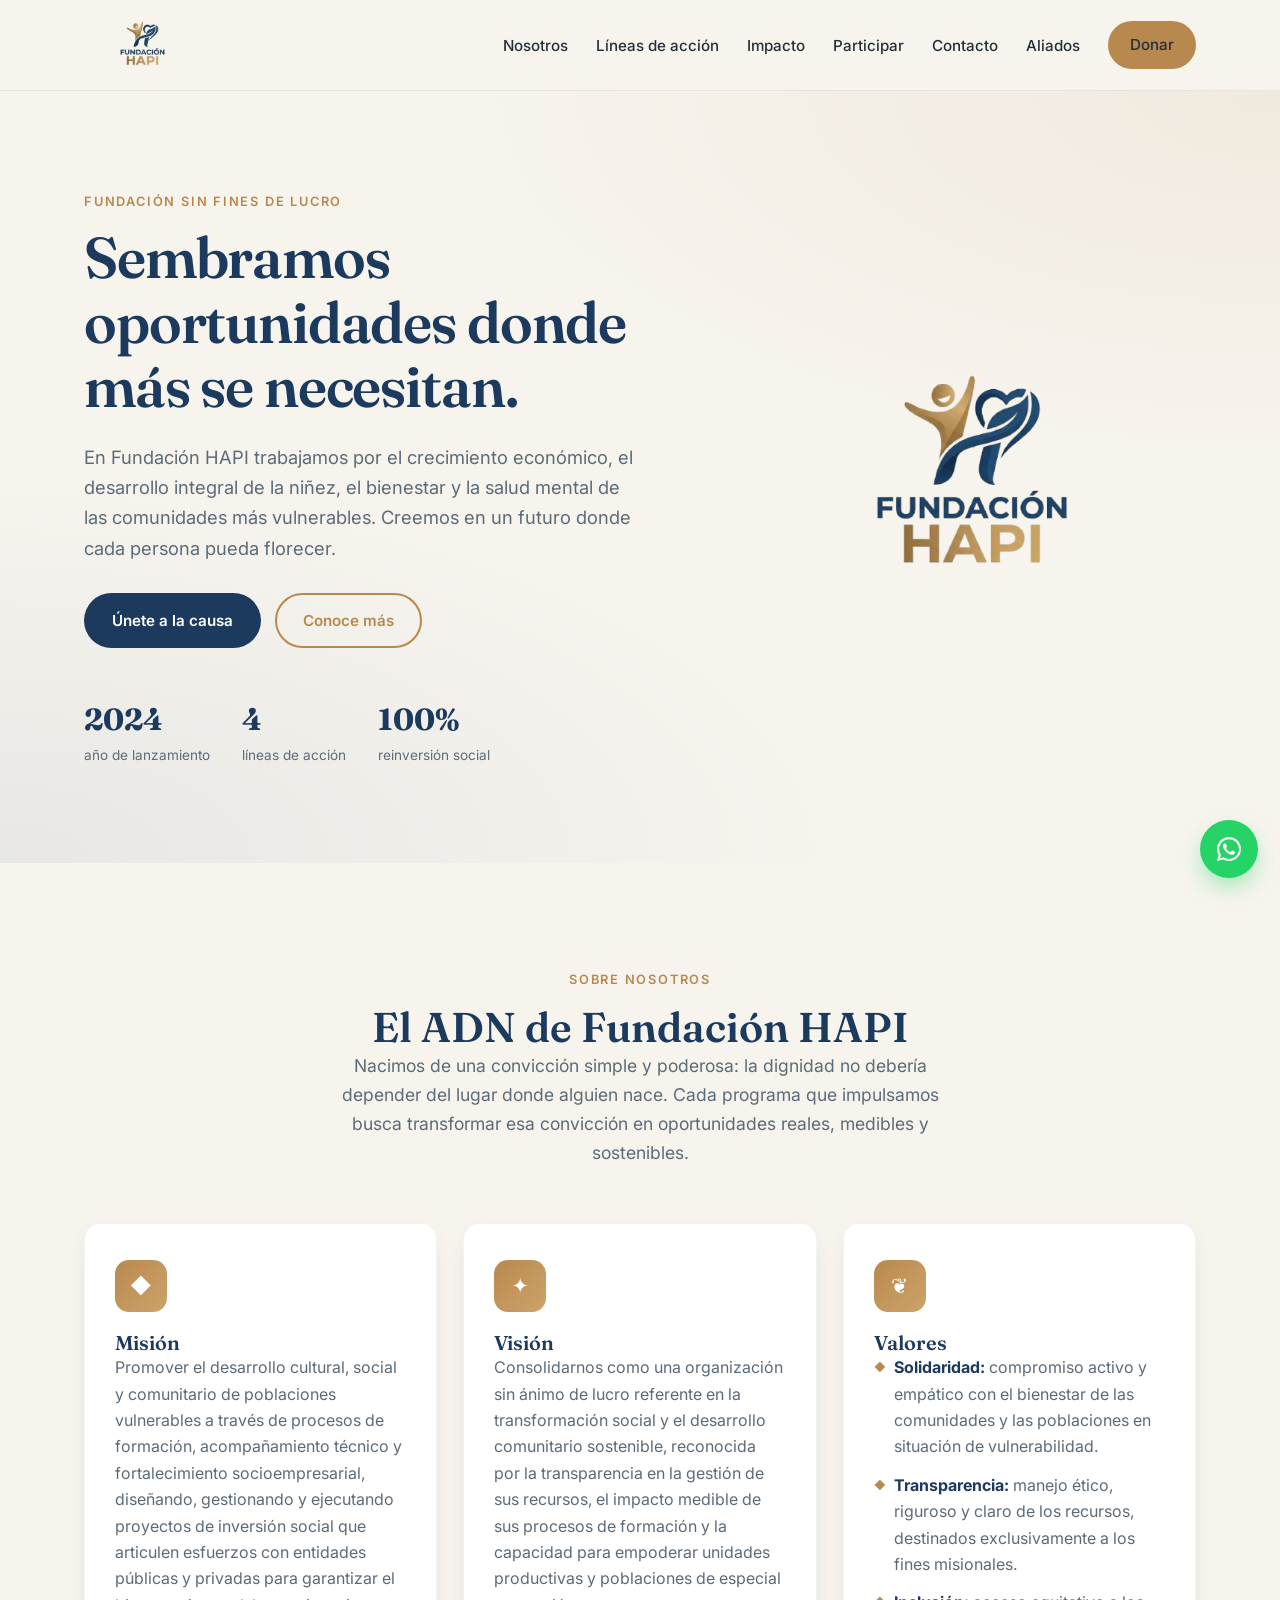
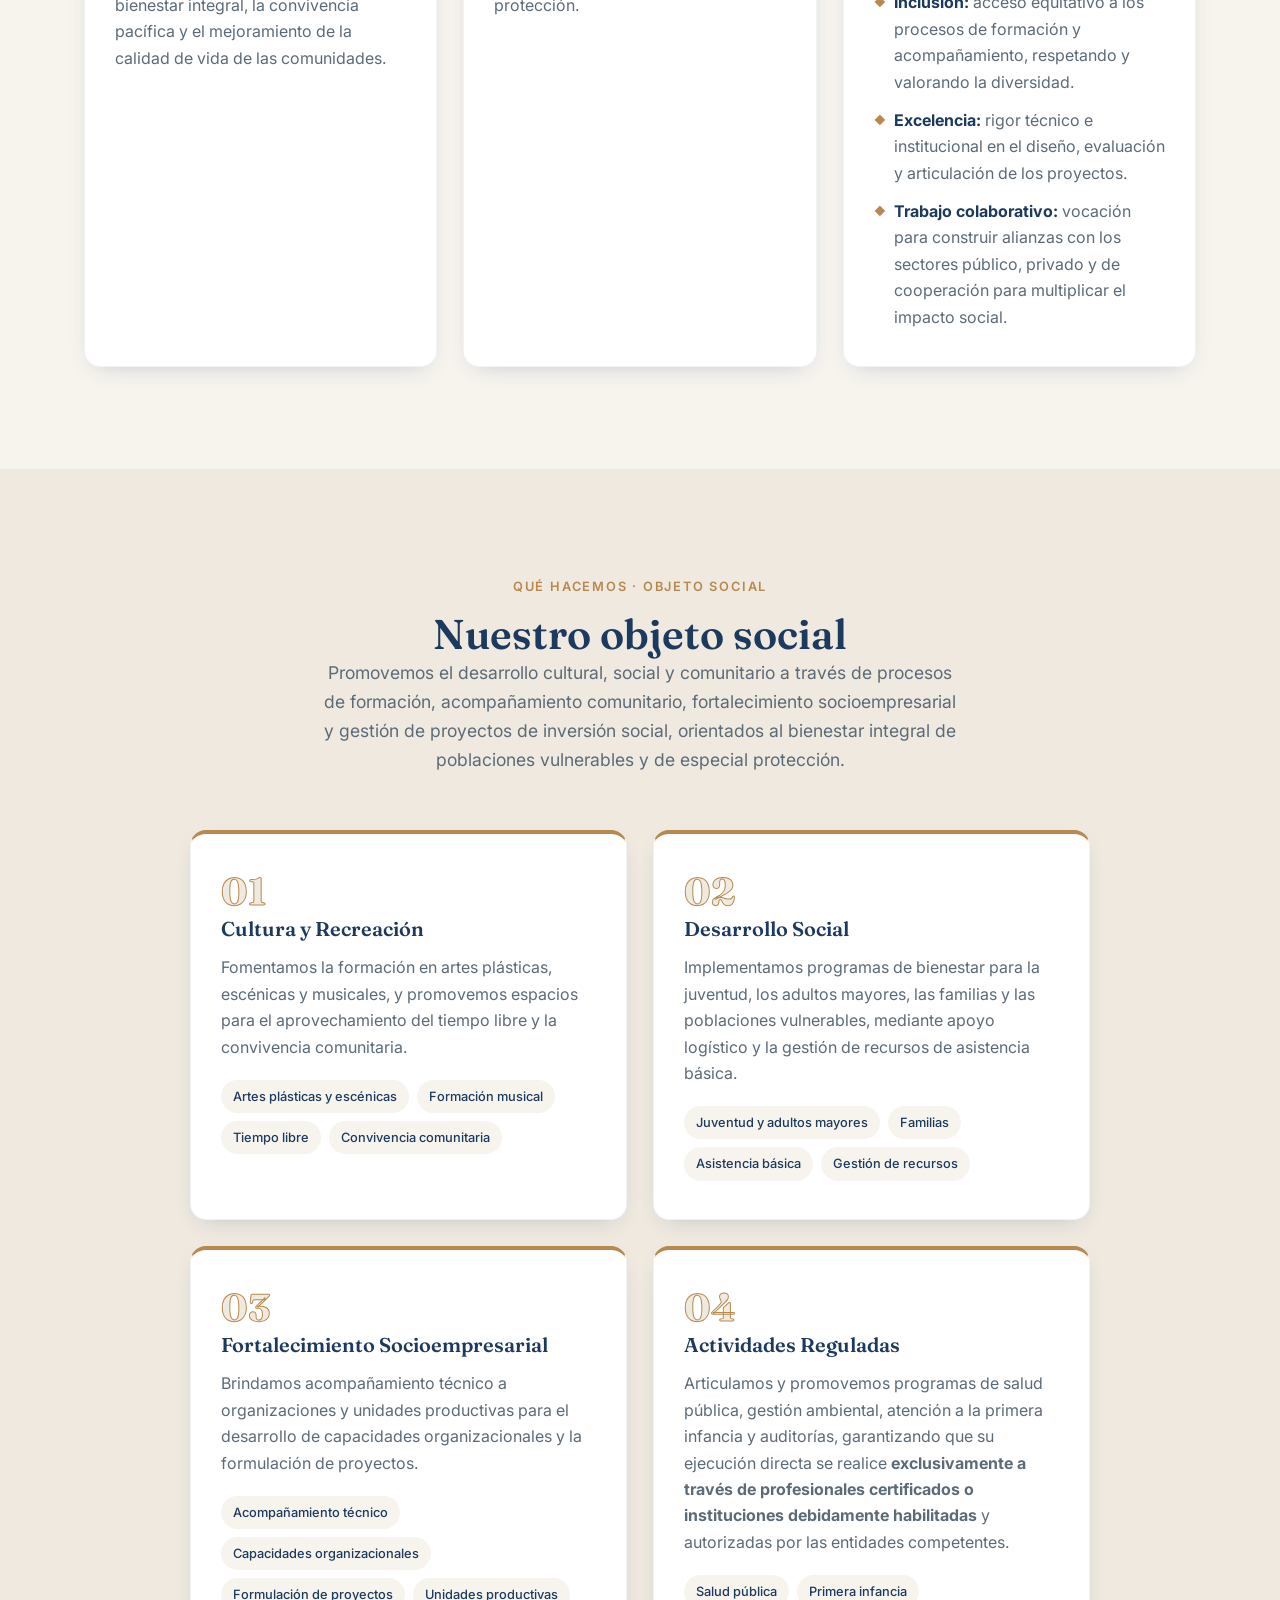
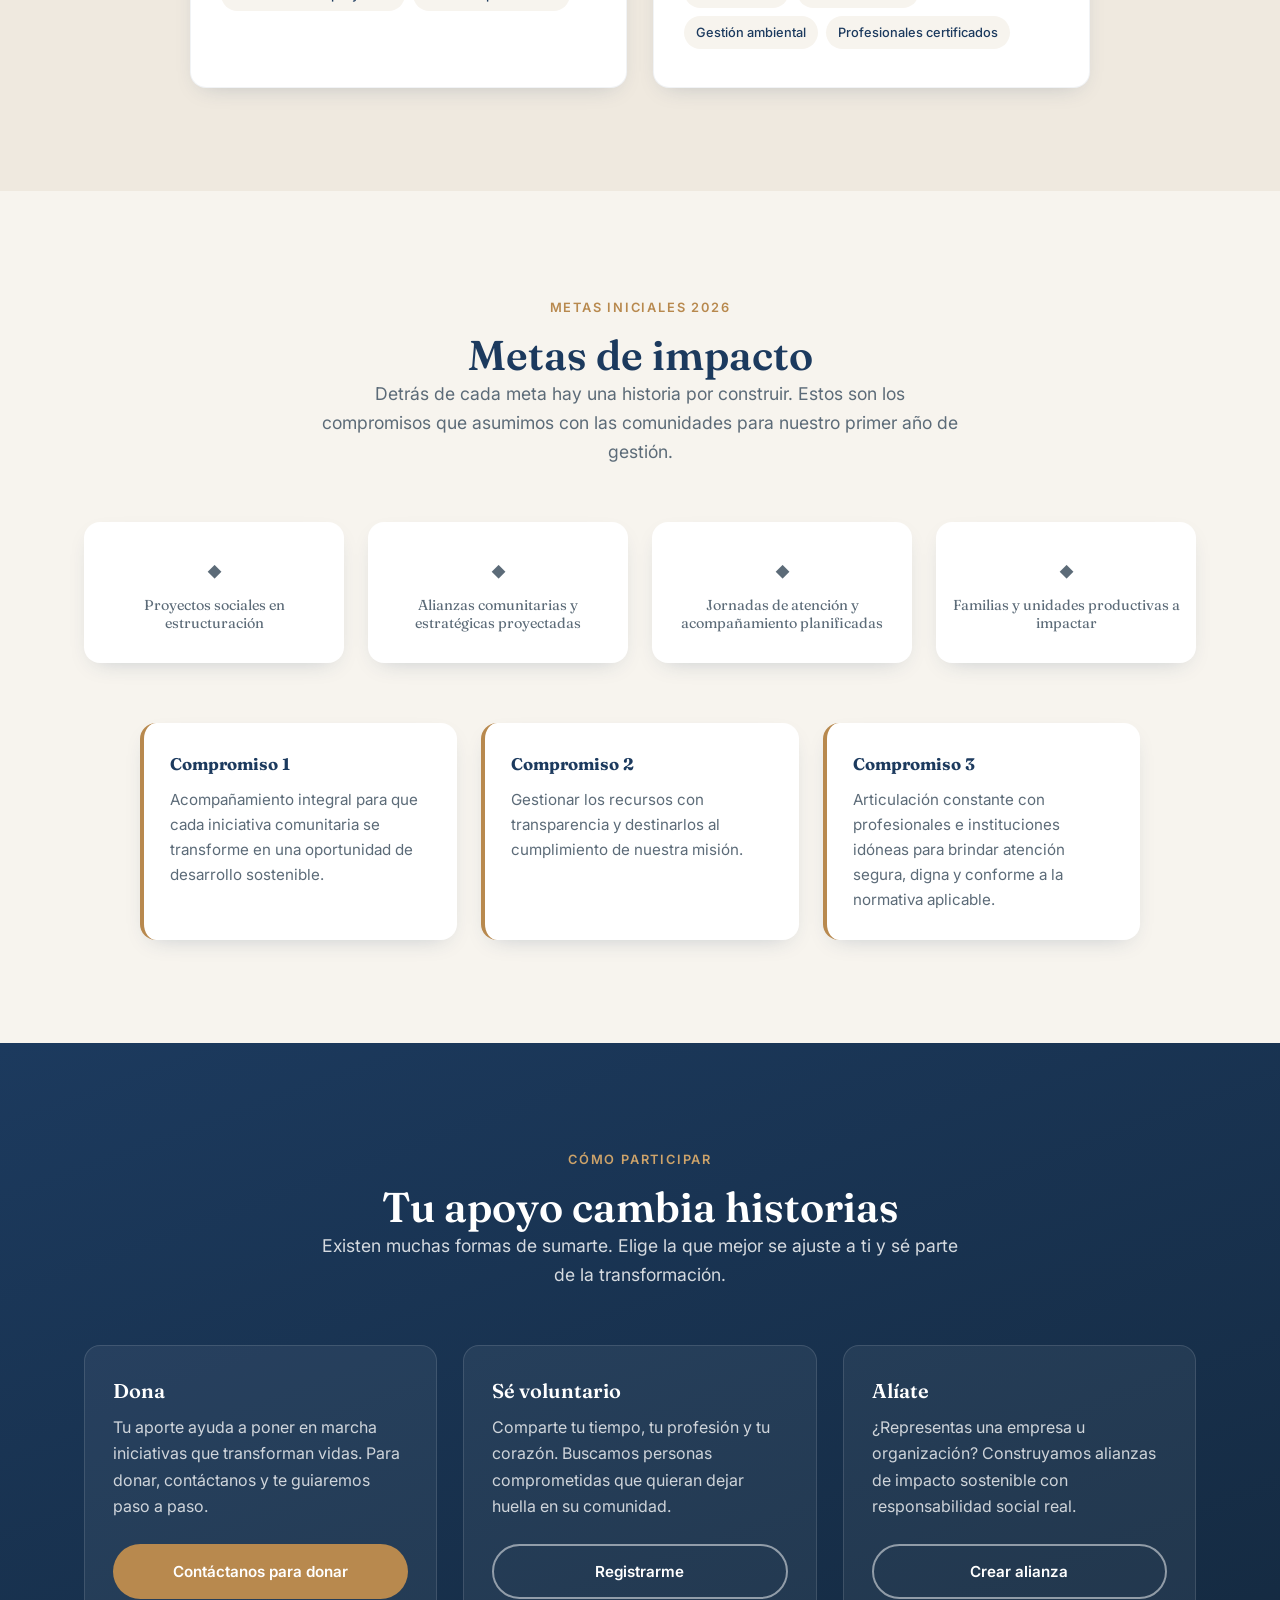
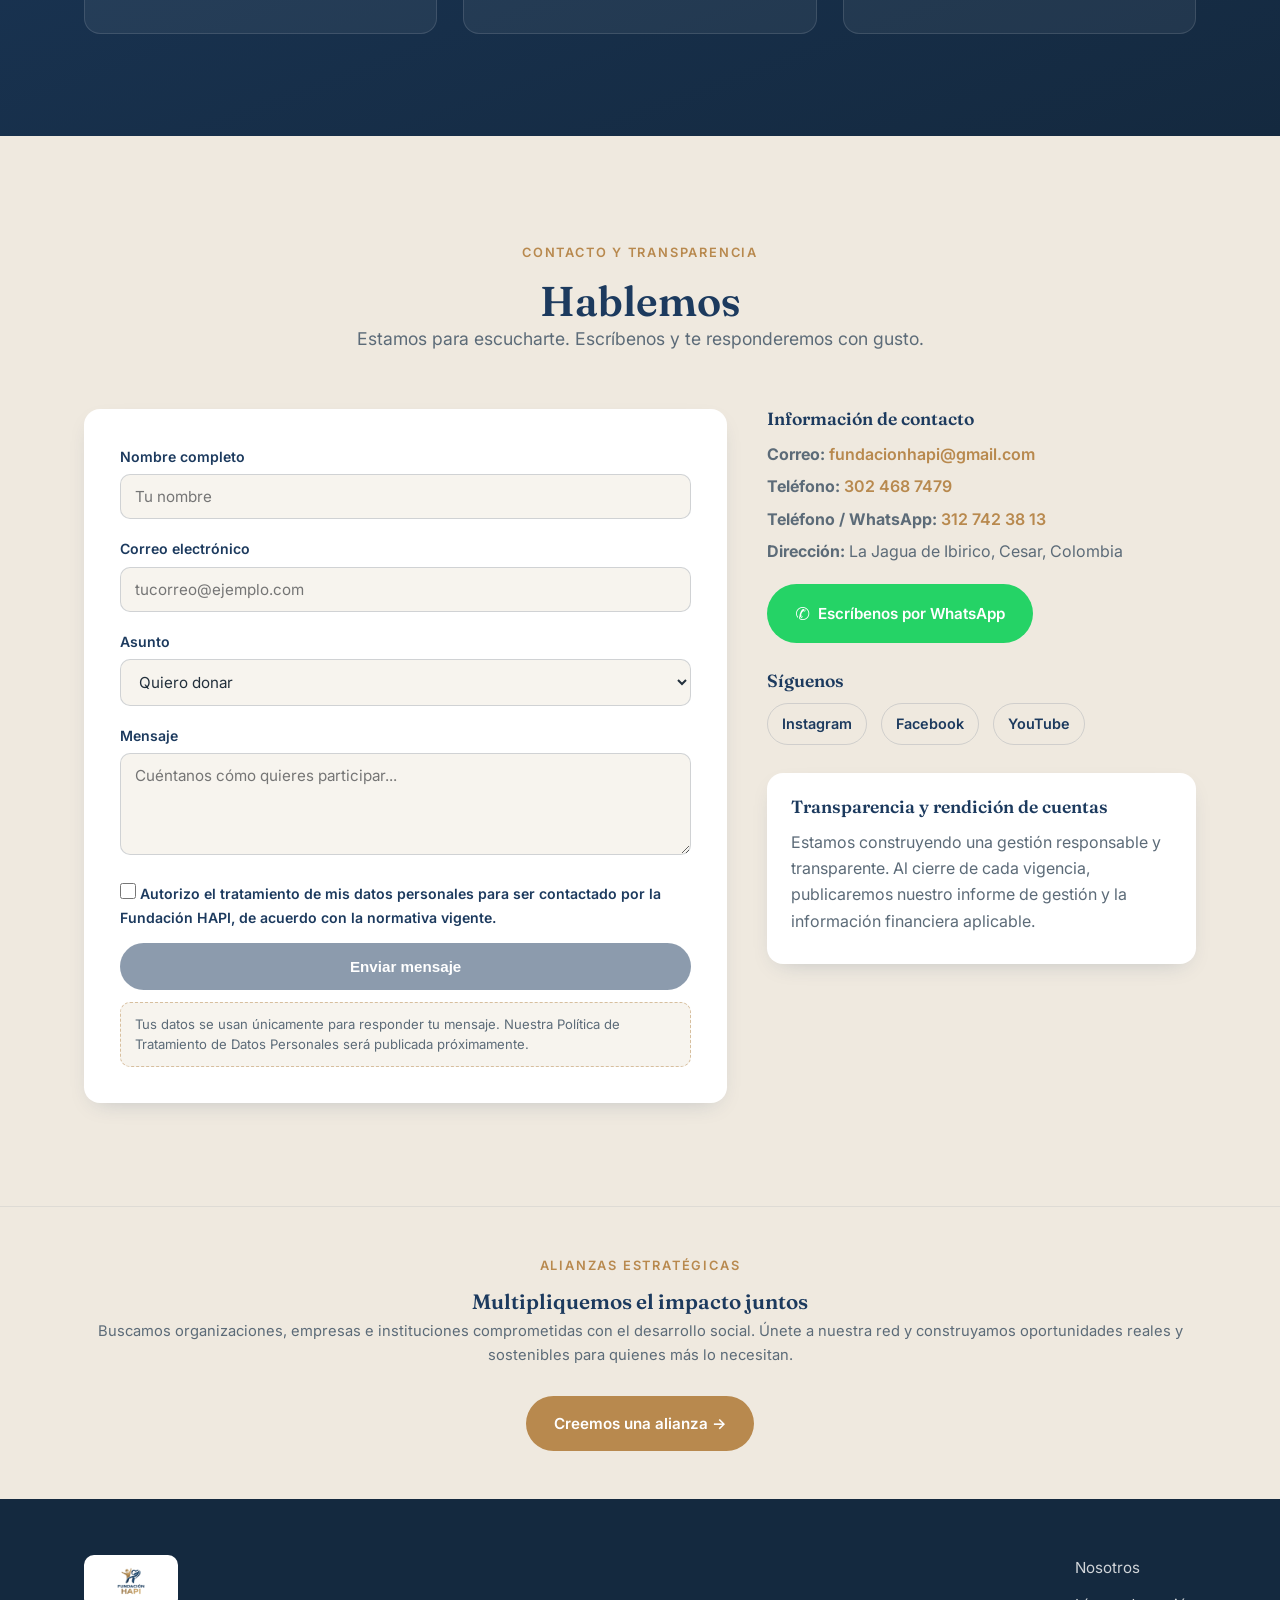
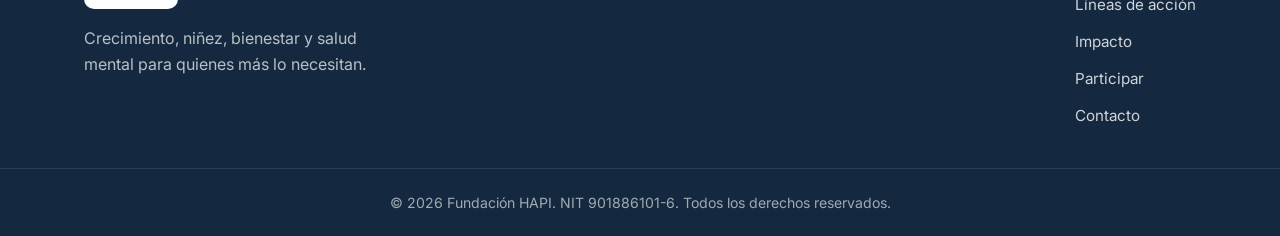
<file: index.html>
<!DOCTYPE html>
<html lang="es">
<head>
  <meta charset="UTF-8" />
  <meta name="viewport" content="width=device-width, initial-scale=1.0" />
  <title>Fundación HAPI — Crecimiento, niñez, integridad y salud mental</title>
  <meta name="description" content="Fundación HAPI impulsa el crecimiento económico, el desarrollo integral infantil, la integridad y la salud mental de las poblaciones más vulnerables." />
  <link rel="icon" type="image/png" href="assets/logo.png" />
  <link rel="preconnect" href="https://fonts.googleapis.com" />
  <link rel="preconnect" href="https://fonts.gstatic.com" crossorigin />
  <link href="https://fonts.googleapis.com/css2?family=Fraunces:opsz,wght@9..144,400;9..144,600;9..144,700&family=Inter:wght@400;500;600;700&display=swap" rel="stylesheet" />
  <link rel="stylesheet" href="styles.css" />
</head>
<body>

  <!-- ===== HEADER / NAV ===== -->
  <header class="site-header" id="top">
    <div class="container nav-wrap">
      <a href="#top" class="brand" id="brandTop" aria-label="Ir al inicio">
        <img src="assets/logo.png" alt="Fundación HAPI" class="brand-logo" />
      </a>
      <nav class="nav" aria-label="Navegación principal">
        <button class="nav-toggle" aria-label="Abrir menú" aria-expanded="false">
          <span></span><span></span><span></span>
        </button>
        <ul class="nav-list">
          <li><a href="#nosotros">Nosotros</a></li>
          <li><a href="#lineas">Líneas de acción</a></li>
          <li><a href="#impacto">Impacto</a></li>
          <li><a href="#participar">Participar</a></li>
          <li><a href="#contacto">Contacto</a></li>
          <li><a href="#aliados">Aliados</a></li>
          <li><a href="#participar" class="btn btn-gold btn-sm">Donar</a></li>
        </ul>
      </nav>
    </div>
  </header>

  <!-- ===== HERO ===== -->
  <section class="hero">
    <div class="container hero-inner">
      <div class="hero-text">
        <span class="eyebrow">Fundación sin fines de lucro</span>
        <h1>Sembramos oportunidades donde más se necesitan.</h1>
        <p class="hero-sub">
          En Fundación HAPI trabajamos por el crecimiento económico, el desarrollo
          integral de la niñez, el bienestar y la salud mental de las comunidades
          más vulnerables. Creemos en un futuro donde cada persona pueda florecer.
        </p>
        <div class="hero-cta">
          <a href="#participar" class="btn btn-navy">Únete a la causa</a>
          <a href="#lineas" class="btn btn-outline-gold">Conoce más</a>
        </div>
        <div class="hero-badges">
          <div><strong>2024</strong><span>año de lanzamiento</span></div>
          <div><strong>4</strong><span>líneas de acción</span></div>
          <div><strong>100%</strong><span>reinversión social</span></div>
        </div>
      </div>
      <div class="hero-visual">
        <div class="hero-logo-card">
          <img src="assets/logo.png" alt="Logo Fundación HAPI" />
        </div>
      </div>
    </div>
  </section>

  <!-- ===== SOBRE NOSOTROS ===== -->
  <section class="section" id="nosotros">
    <div class="container">
      <div class="section-head">
        <span class="eyebrow">Sobre nosotros</span>
        <h2>El ADN de Fundación HAPI</h2>
        <p class="lead">
          Nacimos de una convicción simple y poderosa: la dignidad no debería depender
          del lugar donde alguien nace. Cada programa que impulsamos busca transformar
          esa convicción en oportunidades reales, medibles y sostenibles.
        </p>
      </div>

      <div class="mv-grid">
        <article class="mv-card">
          <div class="mv-icon">◆</div>
          <h3>Misión</h3>
          <p>
            Promover el desarrollo cultural, social y comunitario de poblaciones
            vulnerables a través de procesos de formación, acompañamiento técnico y
            fortalecimiento socioempresarial, diseñando, gestionando y ejecutando
            proyectos de inversión social que articulen esfuerzos con entidades públicas
            y privadas para garantizar el bienestar integral, la convivencia pacífica y
            el mejoramiento de la calidad de vida de las comunidades.
          </p>
        </article>
        <article class="mv-card">
          <div class="mv-icon">✦</div>
          <h3>Visión</h3>
          <p>
            Consolidarnos como una organización sin ánimo de lucro referente en la
            transformación social y el desarrollo comunitario sostenible, reconocida por
            la transparencia en la gestión de sus recursos, el impacto medible de sus
            procesos de formación y la capacidad para empoderar unidades productivas y
            poblaciones de especial protección.
          </p>
        </article>
        <article class="mv-card">
          <div class="mv-icon">❦</div>
          <h3>Valores</h3>
          <ul class="values-list">
            <li><strong>Solidaridad:</strong> compromiso activo y empático con el bienestar de las comunidades y las poblaciones en situación de vulnerabilidad.</li>
            <li><strong>Transparencia:</strong> manejo ético, riguroso y claro de los recursos, destinados exclusivamente a los fines misionales.</li>
            <li><strong>Inclusión:</strong> acceso equitativo a los procesos de formación y acompañamiento, respetando y valorando la diversidad.</li>
            <li><strong>Excelencia:</strong> rigor técnico e institucional en el diseño, evaluación y articulación de los proyectos.</li>
            <li><strong>Trabajo colaborativo:</strong> vocación para construir alianzas con los sectores público, privado y de cooperación para multiplicar el impacto social.</li>
          </ul>
        </article>
      </div>
    </div>
  </section>

  <!-- ===== LÍNEAS DE ACCIÓN ===== -->
  <section class="section section-alt" id="lineas">
    <div class="container">
      <div class="section-head">
        <span class="eyebrow">Qué hacemos · Objeto social</span>
        <h2>Nuestro objeto social</h2>
        <p class="lead">
          Promovemos el desarrollo cultural, social y comunitario a través de procesos
          de formación, acompañamiento comunitario, fortalecimiento socioempresarial y
          gestión de proyectos de inversión social, orientados al bienestar integral de
          poblaciones vulnerables y de especial protección.
        </p>
      </div>

      <div class="lines-grid lines-grid-2">
        <article class="line-card">
          <div class="line-num">01</div>
          <h3>Cultura y Recreación</h3>
          <p>
            Fomentamos la formación en artes plásticas, escénicas y musicales, y
            promovemos espacios para el aprovechamiento del tiempo libre y la
            convivencia comunitaria.
          </p>
          <ul class="line-tags">
            <li>Artes plásticas y escénicas</li>
            <li>Formación musical</li>
            <li>Tiempo libre</li>
            <li>Convivencia comunitaria</li>
          </ul>
        </article>

        <article class="line-card">
          <div class="line-num">02</div>
          <h3>Desarrollo Social</h3>
          <p>
            Implementamos programas de bienestar para la juventud, los adultos mayores,
            las familias y las poblaciones vulnerables, mediante apoyo logístico y la
            gestión de recursos de asistencia básica.
          </p>
          <ul class="line-tags">
            <li>Juventud y adultos mayores</li>
            <li>Familias</li>
            <li>Asistencia básica</li>
            <li>Gestión de recursos</li>
          </ul>
        </article>

        <article class="line-card">
          <div class="line-num">03</div>
          <h3>Fortalecimiento Socioempresarial</h3>
          <p>
            Brindamos acompañamiento técnico a organizaciones y unidades productivas para
            el desarrollo de capacidades organizacionales y la formulación de proyectos.
          </p>
          <ul class="line-tags">
            <li>Acompañamiento técnico</li>
            <li>Capacidades organizacionales</li>
            <li>Formulación de proyectos</li>
            <li>Unidades productivas</li>
          </ul>
        </article>

        <article class="line-card">
          <div class="line-num">04</div>
          <h3>Actividades Reguladas</h3>
          <p>
            Articulamos y promovemos programas de salud pública, gestión ambiental,
            atención a la primera infancia y auditorías, garantizando que su ejecución
            directa se realice <strong>exclusivamente a través de profesionales
            certificados o instituciones debidamente habilitadas</strong> y autorizadas
            por las entidades competentes.
          </p>
          <ul class="line-tags">
            <li>Salud pública</li>
            <li>Primera infancia</li>
            <li>Gestión ambiental</li>
            <li>Profesionales certificados</li>
          </ul>
        </article>
      </div>

    </div>
  </section>

  <!-- ===== IMPACTO Y TESTIMONIOS ===== -->
  <section class="section" id="impacto">
    <div class="container">
      <div class="section-head">
        <span class="eyebrow">Metas iniciales 2026</span>
        <h2>Metas de impacto</h2>
        <p class="lead">
          Detrás de cada meta hay una historia por construir. Estos son los compromisos
          que asumimos con las comunidades para nuestro primer año de gestión.
        </p>
      </div>

      <div class="metrics goals">
        <div class="metric goal">
          <span class="goal-mark">◆</span>
          <span class="goal-text">Proyectos sociales en estructuración</span>
        </div>
        <div class="metric goal">
          <span class="goal-mark">◆</span>
          <span class="goal-text">Alianzas comunitarias y estratégicas proyectadas</span>
        </div>
        <div class="metric goal">
          <span class="goal-mark">◆</span>
          <span class="goal-text">Jornadas de atención y acompañamiento planificadas</span>
        </div>
        <div class="metric goal">
          <span class="goal-mark">◆</span>
          <span class="goal-text">Familias y unidades productivas a impactar</span>
        </div>
      </div>

      <div class="capacity-grid capacity-grid-3 commit-grid">
        <div class="capacity-card">
          <h4>Compromiso 1</h4>
          <p>Acompañamiento integral para que cada iniciativa comunitaria se transforme en una oportunidad de desarrollo sostenible.</p>
        </div>
        <div class="capacity-card">
          <h4>Compromiso 2</h4>
          <p>Gestionar los recursos con transparencia y destinarlos al cumplimiento de nuestra misión.</p>
        </div>
        <div class="capacity-card">
          <h4>Compromiso 3</h4>
          <p>Articulación constante con profesionales e instituciones idóneas para brindar atención segura, digna y conforme a la normativa aplicable.</p>
        </div>
      </div>
    </div>
  </section>

  <!-- ===== CÓMO PARTICIPAR ===== -->
  <section class="section section-navy" id="participar">
    <div class="container">
      <div class="section-head section-head-light">
        <span class="eyebrow eyebrow-light">Cómo participar</span>
        <h2>Tu apoyo cambia historias</h2>
        <p class="lead lead-light">
          Existen muchas formas de sumarte. Elige la que mejor se ajuste a ti y sé
          parte de la transformación.
        </p>
      </div>

      <div class="participate-grid">
        <article class="part-card">
          <h3>Dona</h3>
          <p>Tu aporte ayuda a poner en marcha iniciativas que transforman vidas. Para donar, contáctanos y te guiaremos paso a paso.</p>
          <a href="#contacto" class="btn btn-gold btn-block">Contáctanos para donar</a>
        </article>
        <article class="part-card">
          <h3>Sé voluntario</h3>
          <p>Comparte tu tiempo, tu profesión y tu corazón. Buscamos personas comprometidas que quieran dejar huella en su comunidad.</p>
          <a href="#contacto" class="btn btn-outline-light btn-block">Registrarme</a>
        </article>
        <article class="part-card">
          <h3>Alíate</h3>
          <p>¿Representas una empresa u organización? Construyamos alianzas de impacto sostenible con responsabilidad social real.</p>
          <a href="#contacto" class="btn btn-outline-light btn-block">Crear alianza</a>
        </article>
      </div>
    </div>
  </section>

  <!-- ===== CONTACTO Y TRANSPARENCIA ===== -->
  <section class="section section-alt" id="contacto">
    <div class="container">
      <div class="section-head">
        <span class="eyebrow">Contacto y transparencia</span>
        <h2>Hablemos</h2>
        <p class="lead">
          Estamos para escucharte. Escríbenos y te responderemos con gusto.
        </p>
      </div>

      <div class="contact-grid">
        <form class="contact-form" id="contactForm" action="https://formsubmit.co/fundacionhapi@gmail.com" method="POST" onsubmit="return handleSubmit(event)">
          <input type="hidden" name="_subject" value="Nuevo mensaje desde fundacionhapi.com" />
          <input type="hidden" name="_captcha" value="false" />
          <input type="hidden" name="_template" value="table" />
          <div class="field">
            <label for="nombre">Nombre completo</label>
            <input type="text" id="nombre" name="nombre" required placeholder="Tu nombre" />
          </div>
          <div class="field">
            <label for="email">Correo electrónico</label>
            <input type="email" id="email" name="email" required placeholder="tucorreo@ejemplo.com" />
          </div>
          <div class="field">
            <label for="asunto">Asunto</label>
            <select id="asunto" name="asunto">
              <option>Quiero donar</option>
              <option>Quiero ser voluntario</option>
              <option>Propuesta de alianza</option>
              <option>Información general</option>
            </select>
          </div>
          <div class="field">
            <label for="mensaje">Mensaje</label>
            <textarea id="mensaje" name="mensaje" rows="4" required placeholder="Cuéntanos cómo quieres participar..."></textarea>
          </div>
          <div class="field consent">
            <label class="consent-label">
              <input type="checkbox" id="acepto" name="acepto" required />
              <span>Autorizo el tratamiento de mis datos personales para ser contactado por la Fundación HAPI, de acuerdo con la normativa vigente.</span>
            </label>
          </div>
          <button type="submit" id="submitBtn" class="btn btn-navy btn-block" disabled>Enviar mensaje</button>
          <p class="policy-pending">Tus datos se usan únicamente para responder tu mensaje. Nuestra Política de Tratamiento de Datos Personales será publicada próximamente.</p>
          <p class="form-note" id="formNote" hidden>¡Gracias! Hemos recibido tu mensaje y te contactaremos pronto.</p>
        </form>

        <aside class="contact-info">
          <div class="info-block">
            <h3>Información de contacto</h3>
            <p><strong>Correo:</strong> <a href="mailto:fundacionhapi@gmail.com" class="link-gold">fundacionhapi@gmail.com</a></p>
            <p><strong>Teléfono:</strong> <a href="tel:+573024687479" class="link-gold">302 468 7479</a></p>
            <p><strong>Teléfono / WhatsApp:</strong> <a href="tel:+573127423813" class="link-gold">312 742 38 13</a></p>
            <p><strong>Dirección:</strong> La Jagua de Ibirico, Cesar, Colombia</p>
            <a href="https://wa.me/573127423813?text=Hola%2C%20quiero%20m%C3%A1s%20informaci%C3%B3n%20sobre%20la%20Fundaci%C3%B3n%20HAPI" target="_blank" rel="noopener" class="btn btn-whatsapp">
              <span class="wa-icon" aria-hidden="true">✆</span> Escríbenos por WhatsApp
            </a>
          </div>
          <div class="info-block">
            <h3>Síguenos</h3>
            <div class="social">
              <a href="https://www.instagram.com/fundacion.hapi" target="_blank" rel="noopener" aria-label="Instagram">Instagram</a>
              <a href="https://www.facebook.com/profile.php?id=61592823474374" target="_blank" rel="noopener" aria-label="Facebook">Facebook</a>
              <a href="https://www.youtube.com/channel/UCJoxk7t15VBaZTuo_-O_mtg" target="_blank" rel="noopener" aria-label="YouTube">YouTube</a>
            </div>
          </div>
          <div class="info-block info-transparency">
            <h3>Transparencia y rendición de cuentas</h3>
            <p>Estamos construyendo una gestión responsable y transparente. Al cierre de cada vigencia, publicaremos nuestro informe de gestión y la información financiera aplicable.</p>
          </div>
        </aside>
      </div>
    </div>
  </section>

  <!-- ===== ALIADOS ===== -->
  <section class="allies" id="aliados">
    <div class="container">
      <div class="allies-head">
        <span class="eyebrow">Alianzas estratégicas</span>
        <h2>Multipliquemos el impacto juntos</h2>
        <p>Buscamos organizaciones, empresas e instituciones comprometidas con el desarrollo social. Únete a nuestra red y construyamos oportunidades reales y sostenibles para quienes más lo necesitan.</p>
      </div>

      <div class="allies-invite-cta">
        <a href="#contacto" class="btn btn-gold">Creemos una alianza →</a>
      </div>

      <!--
        ===== FASE 2 · RED DE ALIADOS =====
        Activar SOLO cuando exista al menos un convenio formalizado con autorización de
        uso de marca por escrito. Para activar: (1) borra este comentario dejando el
        contenido visible, (2) en .allies-head restaura antetítulo "Alianzas e inversiones",
        título "Organizaciones aliadas" y el subtítulo descriptivo, (3) elimina el bloque
        .allies-invite-cta de arriba.

      <div class="allies-row">
        <a class="ally" href="https://www.instagram.com/inversionesfinted" target="_blank" rel="noopener">
          <div class="ally-logo"><img src="assets/finted.png" alt="Inversiones Finted" /></div>
          <span class="ally-name">Inversiones Finted</span>
          <span class="ally-role">Inversión y sostenibilidad financiera</span>
        </a>
        <div class="ally">
          <div class="ally-logo"><img src="assets/ninos-triunfantes.png" alt="Asociación Niños Triunfantes" /></div>
          <span class="ally-name">Asociación Niños Triunfantes</span>
          <span class="ally-role">Protección y desarrollo de la niñez</span>
        </div>
        <a class="ally" href="https://www.instagram.com/dilubioproducciones" target="_blank" rel="noopener">
          <div class="ally-logo"><img src="assets/dilubio.png" alt="Dilubio Producciones" /></div>
          <span class="ally-name">Dilubio Producciones</span>
          <span class="ally-role">Producción audiovisual</span>
        </a>
      </div>

      <p class="allies-cta">¿Tu empresa quiere ser parte? <a href="#contacto" class="link-gold">Creemos una alianza →</a></p>
      -->

    </div>
  </section>

  <!-- ===== FOOTER ===== -->
  <footer class="site-footer">
    <div class="container footer-inner">
      <div class="footer-brand">
        <img src="assets/logo.png" alt="Fundación HAPI" class="footer-logo" />
        <p>Crecimiento, niñez, bienestar y salud mental para quienes más lo necesitan.</p>
      </div>
      <div class="footer-links">
        <a href="#nosotros">Nosotros</a>
        <a href="#lineas">Líneas de acción</a>
        <a href="#impacto">Impacto</a>
        <a href="#participar">Participar</a>
        <a href="#contacto">Contacto</a>
      </div>
    </div>
    <div class="footer-bottom">
      <div class="container">
        <p>© <span id="year"></span> Fundación HAPI. NIT 901886101-6. Todos los derechos reservados.</p>
      </div>
    </div>
  </footer>

  <!-- Botón flotante de WhatsApp -->
  <a href="https://wa.me/573127423813?text=Hola%2C%20quiero%20m%C3%A1s%20informaci%C3%B3n%20sobre%20la%20Fundaci%C3%B3n%20HAPI" target="_blank" rel="noopener" class="wa-float" aria-label="Escríbenos por WhatsApp">
    <svg viewBox="0 0 32 32" width="30" height="30" fill="currentColor" aria-hidden="true">
      <path d="M16.003 3.2c-7.06 0-12.8 5.74-12.8 12.8 0 2.257.59 4.462 1.712 6.4L3.2 28.8l6.56-1.712a12.74 12.74 0 0 0 6.243 1.592h.005c7.06 0 12.8-5.74 12.8-12.8s-5.74-12.8-12.8-12.8zm0 23.36h-.004a10.54 10.54 0 0 1-5.37-1.47l-.385-.228-3.89 1.02 1.038-3.79-.25-.39a10.53 10.53 0 0 1-1.616-5.632c0-5.83 4.746-10.576 10.58-10.576 2.826 0 5.48 1.102 7.478 3.1a10.5 10.5 0 0 1 3.098 7.48c0 5.832-4.746 10.576-10.58 10.576zm5.8-7.92c-.318-.16-1.882-.928-2.173-1.034-.29-.106-.503-.16-.716.16-.212.318-.82 1.034-1.006 1.246-.185.212-.37.238-.688.08-.318-.16-1.343-.495-2.558-1.578-.945-.843-1.583-1.884-1.768-2.202-.185-.318-.02-.49.14-.648.144-.143.318-.37.478-.556.16-.185.212-.318.318-.53.106-.212.053-.398-.027-.556-.08-.16-.716-1.725-.98-2.362-.258-.62-.52-.535-.716-.545l-.61-.01c-.212 0-.556.08-.847.398-.29.318-1.113 1.087-1.113 2.652s1.14 3.076 1.298 3.29c.16.212 2.24 3.42 5.43 4.795.76.328 1.352.524 1.814.67.762.242 1.456.208 2.004.126.612-.09 1.882-.77 2.148-1.513.265-.744.265-1.38.185-1.513-.08-.132-.29-.212-.61-.37z"/>
    </svg>
  </a>

  <script src="script.js"></script>
</body>
</html>
</file>
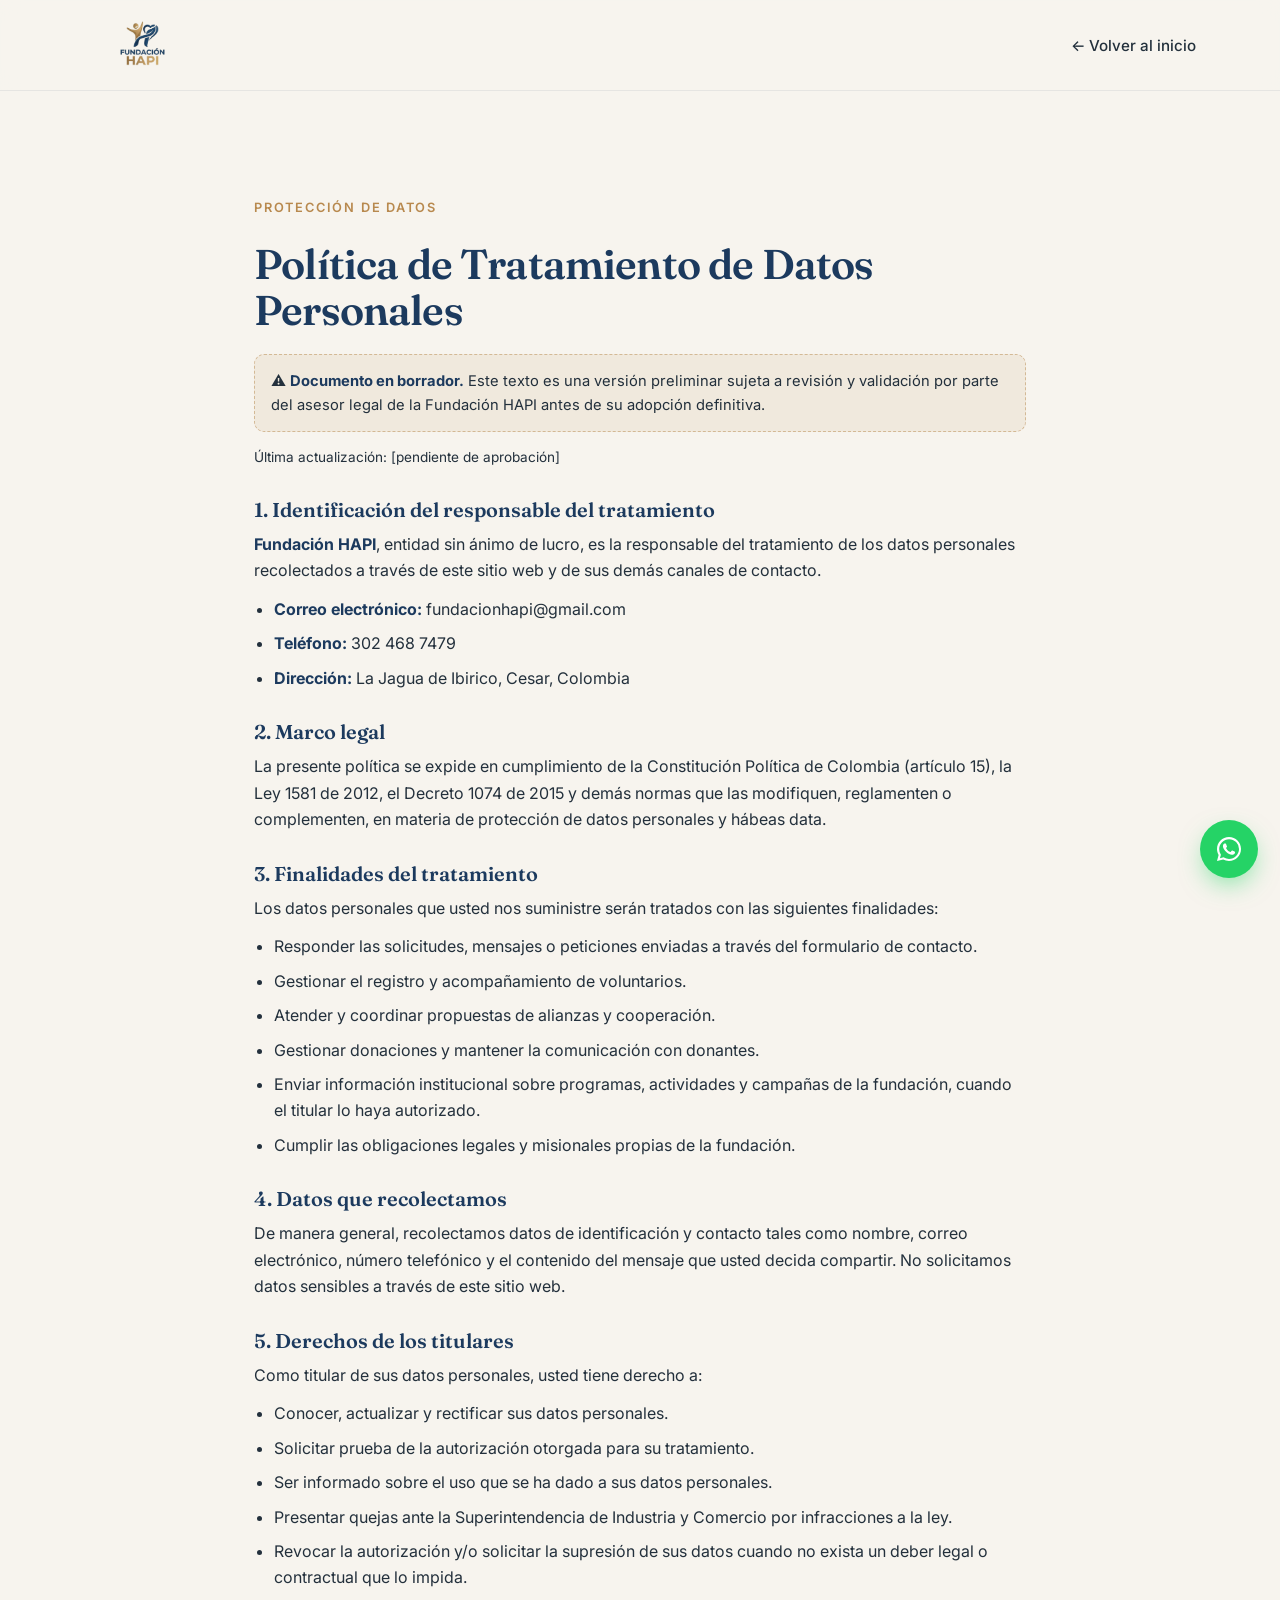
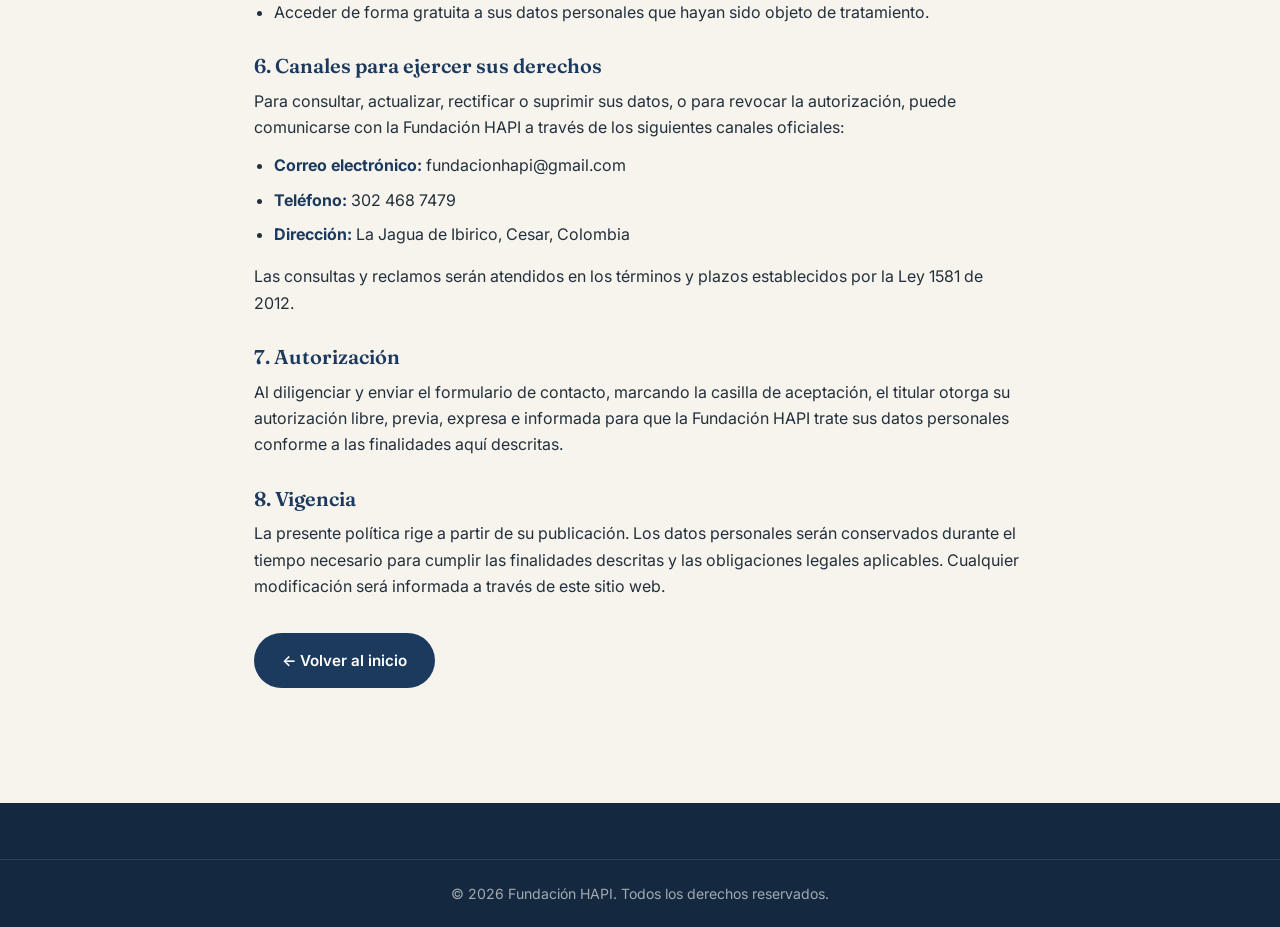
<file: politica-datos.html>
<!DOCTYPE html>
<html lang="es">
<head>
  <meta charset="UTF-8" />
  <meta name="viewport" content="width=device-width, initial-scale=1.0" />
  <title>Política de Tratamiento de Datos Personales — Fundación HAPI</title>
  <meta name="description" content="Política de Tratamiento de Datos Personales de la Fundación HAPI, conforme a la Ley 1581 de 2012." />
  <link rel="icon" type="image/png" href="assets/logo.png" />
  <link rel="preconnect" href="https://fonts.googleapis.com" />
  <link rel="preconnect" href="https://fonts.gstatic.com" crossorigin />
  <link href="https://fonts.googleapis.com/css2?family=Fraunces:opsz,wght@9..144,400;9..144,600;9..144,700&family=Inter:wght@400;500;600;700&display=swap" rel="stylesheet" />
  <link rel="stylesheet" href="styles.css" />
</head>
<body>

  <!-- ===== HEADER ===== -->
  <header class="site-header">
    <div class="container nav-wrap">
      <a href="index.html" class="brand">
        <img src="assets/logo.png" alt="Fundación HAPI" class="brand-logo" />
      </a>
      <nav class="nav" aria-label="Navegación">
        <ul class="nav-list">
          <li><a href="index.html">← Volver al inicio</a></li>
        </ul>
      </nav>
    </div>
  </header>

  <!-- ===== CONTENIDO LEGAL ===== -->
  <section class="section">
    <div class="container legal">
      <span class="eyebrow">Protección de datos</span>
      <h1 class="legal-title">Política de Tratamiento de Datos Personales</h1>

      <p class="legal-draft">⚠️ <strong>Documento en borrador.</strong> Este texto es una versión preliminar sujeta a revisión y validación por parte del asesor legal de la Fundación HAPI antes de su adopción definitiva.</p>

      <p class="legal-updated">Última actualización: [pendiente de aprobación]</p>

      <h2>1. Identificación del responsable del tratamiento</h2>
      <p>
        <strong>Fundación HAPI</strong>, entidad sin ánimo de lucro, es la responsable del
        tratamiento de los datos personales recolectados a través de este sitio web y de sus
        demás canales de contacto.
      </p>
      <ul>
        <li><strong>Correo electrónico:</strong> fundacionhapi@gmail.com</li>
        <li><strong>Teléfono:</strong> 302 468 7479</li>
        <li><strong>Dirección:</strong> La Jagua de Ibirico, Cesar, Colombia</li>
      </ul>

      <h2>2. Marco legal</h2>
      <p>
        La presente política se expide en cumplimiento de la Constitución Política de
        Colombia (artículo 15), la Ley 1581 de 2012, el Decreto 1074 de 2015 y demás normas
        que las modifiquen, reglamenten o complementen, en materia de protección de datos
        personales y hábeas data.
      </p>

      <h2>3. Finalidades del tratamiento</h2>
      <p>Los datos personales que usted nos suministre serán tratados con las siguientes finalidades:</p>
      <ul>
        <li>Responder las solicitudes, mensajes o peticiones enviadas a través del formulario de contacto.</li>
        <li>Gestionar el registro y acompañamiento de voluntarios.</li>
        <li>Atender y coordinar propuestas de alianzas y cooperación.</li>
        <li>Gestionar donaciones y mantener la comunicación con donantes.</li>
        <li>Enviar información institucional sobre programas, actividades y campañas de la fundación, cuando el titular lo haya autorizado.</li>
        <li>Cumplir las obligaciones legales y misionales propias de la fundación.</li>
      </ul>

      <h2>4. Datos que recolectamos</h2>
      <p>
        De manera general, recolectamos datos de identificación y contacto tales como nombre,
        correo electrónico, número telefónico y el contenido del mensaje que usted decida
        compartir. No solicitamos datos sensibles a través de este sitio web.
      </p>

      <h2>5. Derechos de los titulares</h2>
      <p>Como titular de sus datos personales, usted tiene derecho a:</p>
      <ul>
        <li>Conocer, actualizar y rectificar sus datos personales.</li>
        <li>Solicitar prueba de la autorización otorgada para su tratamiento.</li>
        <li>Ser informado sobre el uso que se ha dado a sus datos personales.</li>
        <li>Presentar quejas ante la Superintendencia de Industria y Comercio por infracciones a la ley.</li>
        <li>Revocar la autorización y/o solicitar la supresión de sus datos cuando no exista un deber legal o contractual que lo impida.</li>
        <li>Acceder de forma gratuita a sus datos personales que hayan sido objeto de tratamiento.</li>
      </ul>

      <h2>6. Canales para ejercer sus derechos</h2>
      <p>
        Para consultar, actualizar, rectificar o suprimir sus datos, o para revocar la
        autorización, puede comunicarse con la Fundación HAPI a través de los siguientes
        canales oficiales:
      </p>
      <ul>
        <li><strong>Correo electrónico:</strong> fundacionhapi@gmail.com</li>
        <li><strong>Teléfono:</strong> 302 468 7479</li>
        <li><strong>Dirección:</strong> La Jagua de Ibirico, Cesar, Colombia</li>
      </ul>
      <p>
        Las consultas y reclamos serán atendidos en los términos y plazos establecidos por la
        Ley 1581 de 2012.
      </p>

      <h2>7. Autorización</h2>
      <p>
        Al diligenciar y enviar el formulario de contacto, marcando la casilla de aceptación,
        el titular otorga su autorización libre, previa, expresa e informada para que la
        Fundación HAPI trate sus datos personales conforme a las finalidades aquí descritas.
      </p>

      <h2>8. Vigencia</h2>
      <p>
        La presente política rige a partir de su publicación. Los datos personales serán
        conservados durante el tiempo necesario para cumplir las finalidades descritas y las
        obligaciones legales aplicables. Cualquier modificación será informada a través de
        este sitio web.
      </p>

      <p class="legal-back"><a href="index.html" class="btn btn-navy">← Volver al inicio</a></p>
    </div>
  </section>

  <!-- ===== FOOTER ===== -->
  <footer class="site-footer">
    <div class="footer-bottom">
      <div class="container">
        <p>© <span id="year"></span> Fundación HAPI. Todos los derechos reservados.</p>
      </div>
    </div>
  </footer>

  <!-- Botón flotante de WhatsApp -->
  <a href="https://wa.me/573127423813?text=Hola%2C%20quiero%20m%C3%A1s%20informaci%C3%B3n%20sobre%20la%20Fundaci%C3%B3n%20HAPI" target="_blank" rel="noopener" class="wa-float" aria-label="Escríbenos por WhatsApp">
    <svg viewBox="0 0 32 32" width="30" height="30" fill="currentColor" aria-hidden="true">
      <path d="M16.003 3.2c-7.06 0-12.8 5.74-12.8 12.8 0 2.257.59 4.462 1.712 6.4L3.2 28.8l6.56-1.712a12.74 12.74 0 0 0 6.243 1.592h.005c7.06 0 12.8-5.74 12.8-12.8s-5.74-12.8-12.8-12.8zm0 23.36h-.004a10.54 10.54 0 0 1-5.37-1.47l-.385-.228-3.89 1.02 1.038-3.79-.25-.39a10.53 10.53 0 0 1-1.616-5.632c0-5.83 4.746-10.576 10.58-10.576 2.826 0 5.48 1.102 7.478 3.1a10.5 10.5 0 0 1 3.098 7.48c0 5.832-4.746 10.576-10.58 10.576zm5.8-7.92c-.318-.16-1.882-.928-2.173-1.034-.29-.106-.503-.16-.716.16-.212.318-.82 1.034-1.006 1.246-.185.212-.37.238-.688.08-.318-.16-1.343-.495-2.558-1.578-.945-.843-1.583-1.884-1.768-2.202-.185-.318-.02-.49.14-.648.144-.143.318-.37.478-.556.16-.185.212-.318.318-.53.106-.212.053-.398-.027-.556-.08-.16-.716-1.725-.98-2.362-.258-.62-.52-.535-.716-.545l-.61-.01c-.212 0-.556.08-.847.398-.29.318-1.113 1.087-1.113 2.652s1.14 3.076 1.298 3.29c.16.212 2.24 3.42 5.43 4.795.76.328 1.352.524 1.814.67.762.242 1.456.208 2.004.126.612-.09 1.882-.77 2.148-1.513.265-.744.265-1.38.185-1.513-.08-.132-.29-.212-.61-.37z"/>
    </svg>
  </a>

  <script src="script.js"></script>
</body>
</html>
</file>
<file: styles.css>
/* ===== Fundación HAPI — Hoja de estilos ===== */
:root {
  --navy: #1c3a5e;
  --navy-deep: #14293f;
  --gold: #b8894e;
  --gold-light: #cda36a;
  --cream: #f7f4ee;
  --cream-alt: #efe9df;
  --ink: #23303c;
  --muted: #5c6b78;
  --white: #ffffff;
  --radius: 16px;
  --radius-sm: 10px;
  --shadow: 0 18px 45px -20px rgba(28, 58, 94, 0.35);
  --shadow-sm: 0 8px 24px -12px rgba(28, 58, 94, 0.28);
  --max: 1160px;
  --sans: 'Inter', system-ui, sans-serif;
  --serif: 'Fraunces', Georgia, serif;
}

* { box-sizing: border-box; margin: 0; padding: 0; }
html { scroll-behavior: smooth; }
body {
  font-family: var(--sans);
  color: var(--ink);
  background: var(--cream);
  line-height: 1.65;
  -webkit-font-smoothing: antialiased;
}
img { max-width: 100%; display: block; }
a { color: inherit; text-decoration: none; }
.container { width: 100%; max-width: var(--max); margin: 0 auto; padding: 0 24px; }

/* ===== Tipografía ===== */
h1, h2, h3 { font-family: var(--serif); line-height: 1.12; color: var(--navy); font-weight: 600; }
h1 { font-size: clamp(2.2rem, 5vw, 3.6rem); letter-spacing: -0.02em; }
h2 { font-size: clamp(1.8rem, 3.5vw, 2.6rem); }
h3 { font-size: 1.25rem; }
.eyebrow {
  display: inline-block; font-family: var(--sans); font-weight: 600;
  font-size: 0.8rem; letter-spacing: 0.14em; text-transform: uppercase;
  color: var(--gold); margin-bottom: 14px;
}
.eyebrow-light { color: var(--gold-light); }
.lead { font-size: 1.1rem; color: var(--muted); max-width: 640px; margin: 0 auto; }
.lead-light { color: rgba(255,255,255,0.82); }

/* ===== Botones ===== */
.btn {
  display: inline-flex; align-items: center; justify-content: center; gap: 8px;
  padding: 13px 26px; border-radius: 999px; font-weight: 600; font-size: 0.95rem;
  cursor: pointer; border: 2px solid transparent; transition: transform .15s ease, box-shadow .2s ease, background .2s ease;
}
.btn:hover { transform: translateY(-2px); }
.btn-sm { padding: 9px 20px; font-size: 0.88rem; }
.btn-block { width: 100%; }
.btn-navy { background: var(--navy); color: #fff; }
.btn-navy:hover { background: var(--navy-deep); box-shadow: var(--shadow-sm); }
.btn-gold { background: var(--gold); color: #fff; }
.btn-gold:hover { background: var(--gold-light); box-shadow: var(--shadow-sm); }
.btn-outline-light { background: transparent; color: #fff; border-color: rgba(255,255,255,0.5); }
.btn-outline-light:hover { background: rgba(255,255,255,0.1); border-color: #fff; }
.btn-outline-gold { background: transparent; color: var(--gold); border-color: var(--gold); }
.btn-outline-gold:hover { background: rgba(184,137,78,0.1); border-color: var(--gold-light); color: var(--gold-light); }
.btn-whatsapp { background: #25d366; color: #fff; margin-top: 14px; }
.btn-whatsapp:hover { background: #1ebe5b; box-shadow: var(--shadow-sm); }
.wa-icon { font-size: 1.1rem; }

/* Botón flotante de WhatsApp */
.wa-float {
  position: fixed; right: 22px; bottom: 22px; z-index: 60;
  width: 58px; height: 58px; border-radius: 50%;
  background: #25d366; color: #fff; display: grid; place-items: center;
  box-shadow: 0 10px 26px -6px rgba(37,211,102,0.6);
  transition: transform .2s ease, box-shadow .2s ease;
}
.wa-float:hover { transform: scale(1.08); box-shadow: 0 14px 32px -6px rgba(37,211,102,0.7); }
@media (max-width: 640px) { .wa-float { right: 16px; bottom: 16px; width: 52px; height: 52px; } }

/* ===== Header ===== */
.site-header {
  position: sticky; top: 0; z-index: 50;
  background: rgba(247, 244, 238, 0.9); backdrop-filter: blur(10px);
  border-bottom: 1px solid rgba(28,58,94,0.08);
}
.nav-wrap { display: flex; align-items: center; justify-content: space-between; height: 90px; }
.brand-logo { height: 64px; width: auto; }
.nav-list { list-style: none; display: flex; align-items: center; gap: 28px; }
.nav-list a { font-weight: 500; font-size: 0.95rem; color: var(--ink); transition: color .2s; }
.nav-list a:hover { color: var(--gold); }
.nav-toggle { display: none; flex-direction: column; gap: 5px; background: none; border: none; cursor: pointer; padding: 8px; }
.nav-toggle span { width: 24px; height: 2px; background: var(--navy); border-radius: 2px; transition: .3s; }

/* ===== Hero ===== */
.hero { padding: clamp(48px, 8vw, 96px) 0; background:
  radial-gradient(120% 90% at 100% 0%, rgba(184,137,78,0.10), transparent 55%),
  radial-gradient(120% 90% at 0% 100%, rgba(28,58,94,0.07), transparent 55%),
  var(--cream); }
.hero-inner { display: grid; grid-template-columns: 1.15fr 0.85fr; gap: 56px; align-items: center; }
.hero-sub { font-size: 1.15rem; color: var(--muted); margin: 22px 0 30px; max-width: 560px; }
.hero-cta { display: flex; gap: 14px; flex-wrap: wrap; }
.hero-badges { display: flex; gap: 32px; margin-top: 46px; flex-wrap: wrap; }
.hero-badges div { display: flex; flex-direction: column; }
.hero-badges strong { font-family: var(--serif); font-size: 1.9rem; color: var(--navy); }
.hero-badges span { font-size: 0.85rem; color: var(--muted); }
.hero-logo-card {
  background: transparent; padding: 10px; display: grid; place-items: center;
}
.hero-logo-card img { width: 118%; max-width: 118%; height: auto; }

/* ===== Secciones ===== */
.section { padding: clamp(56px, 8vw, 104px) 0; }
.section-alt { background: var(--cream-alt); }
.section-head { text-align: center; max-width: 760px; margin: 0 auto 56px; }
.section-head-light h2 { color: #fff; }

/* ===== Misión / Visión / Valores ===== */
.mv-grid { display: grid; grid-template-columns: repeat(3, 1fr); gap: 26px; }
.mv-card {
  background: #fff; border-radius: var(--radius); padding: 36px 30px;
  box-shadow: var(--shadow-sm); border: 1px solid rgba(28,58,94,0.06);
  transition: transform .2s ease;
}
.mv-card:hover { transform: translateY(-4px); }
.mv-icon {
  width: 52px; height: 52px; border-radius: 14px; display: grid; place-items: center;
  background: linear-gradient(135deg, var(--gold), var(--gold-light)); color: #fff;
  font-size: 1.3rem; margin-bottom: 20px;
}
.mv-card p { color: var(--muted); }
.values-list { list-style: none; display: flex; flex-direction: column; gap: 12px; }
.values-list li { color: var(--muted); padding-left: 20px; position: relative; }
.values-list li::before { content: '◆'; position: absolute; left: 0; color: var(--gold); font-size: 0.7rem; top: 4px; }
.values-list strong { color: var(--navy); }

/* ===== Líneas de acción ===== */
.lines-grid { display: grid; grid-template-columns: repeat(3, 1fr); gap: 26px; }
.lines-grid-2 { grid-template-columns: repeat(2, 1fr); max-width: 900px; margin: 0 auto; }
.line-card {
  background: #fff; border-radius: var(--radius); padding: 38px 30px;
  border: 1px solid rgba(28,58,94,0.06); box-shadow: var(--shadow-sm);
  border-top: 4px solid var(--gold); transition: transform .2s ease;
}
.line-card:hover { transform: translateY(-4px); }
.line-num { font-family: var(--serif); font-size: 2.4rem; color: var(--cream-alt); font-weight: 700; line-height: 1; margin-bottom: 8px; -webkit-text-stroke: 1px var(--gold); }
.line-card p { color: var(--muted); margin: 14px 0 20px; }
.line-tags { list-style: none; display: flex; flex-wrap: wrap; gap: 8px; }
.line-tags li { background: var(--cream); color: var(--navy); font-size: 0.8rem; font-weight: 500; padding: 6px 12px; border-radius: 999px; }

/* Capacidad jurídica/financiera */
.capacity { margin-top: 48px; }
.capacity-head { text-align: center; margin-bottom: 26px; }
.capacity-head h3 { font-size: 1.4rem; }
.capacity-grid { display: grid; grid-template-columns: repeat(2, 1fr); gap: 24px; max-width: 900px; margin: 0 auto; }
.capacity-grid-4 { grid-template-columns: repeat(4, 1fr); max-width: 1100px; }
.capacity-grid-3 { grid-template-columns: repeat(3, 1fr); max-width: 1000px; }
.commit-grid { margin-top: 26px; }
.goal { display: flex; flex-direction: column; align-items: center; justify-content: flex-start; gap: 4px; }
.goal-mark { font-size: 1.4rem; color: var(--gold); }
.goal-text { font-family: var(--serif); color: var(--navy); font-size: 1.05rem; line-height: 1.3; }
.capacity-card { background: #fff; border-radius: var(--radius); padding: 28px 26px; box-shadow: var(--shadow-sm); border-left: 4px solid var(--gold); }
.capacity-card h4 { font-family: var(--serif); color: var(--navy); font-size: 1.05rem; margin-bottom: 8px; }
.capacity-card p { color: var(--muted); font-size: 0.95rem; }
.capacity-card strong { color: var(--navy); }
@media (max-width: 900px) { .lines-grid-2, .capacity-grid-4 { grid-template-columns: 1fr 1fr; } }
@media (max-width: 640px) { .capacity-grid, .lines-grid-2, .capacity-grid-4 { grid-template-columns: 1fr; } }

/* ===== Métricas ===== */
.metrics { display: grid; grid-template-columns: repeat(4, 1fr); gap: 24px; margin-bottom: 60px; }
.metric { text-align: center; padding: 30px 16px; background: #fff; border-radius: var(--radius); box-shadow: var(--shadow-sm); }
.metric strong { display: block; font-family: var(--serif); font-size: 2.8rem; color: var(--gold); line-height: 1; }
.metric span { font-size: 0.9rem; color: var(--muted); margin-top: 8px; display: block; }

/* ===== Testimonios ===== */
.testimonials { display: grid; grid-template-columns: repeat(3, 1fr); gap: 26px; }
.testimonial { background: #fff; border-radius: var(--radius); padding: 32px; box-shadow: var(--shadow-sm); border-left: 4px solid var(--navy); }
.testimonial p { font-family: var(--serif); font-size: 1.08rem; color: var(--ink); font-style: italic; }
.testimonial footer { margin-top: 16px; font-size: 0.9rem; color: var(--gold); font-weight: 600; }

/* ===== Sección Navy (Participar) ===== */
.section-navy { background: linear-gradient(160deg, var(--navy), var(--navy-deep)); color: #fff; }
.participate-grid { display: grid; grid-template-columns: repeat(3, 1fr); gap: 26px; }
.part-card { background: rgba(255,255,255,0.06); border: 1px solid rgba(255,255,255,0.12); border-radius: var(--radius); padding: 34px 28px; }
.part-card h3 { color: #fff; margin-bottom: 12px; }
.part-card p { color: rgba(255,255,255,0.78); margin-bottom: 24px; }

/* ===== Aliados (franja discreta al pie) ===== */
.allies { padding: 44px 0 48px; background: var(--cream-alt); border-top: 1px solid rgba(28,58,94,0.08); }
.allies-head { text-align: center; margin-bottom: 28px; }
.allies-head h2 { font-size: 1.3rem; }
.allies-head p { color: var(--muted); margin-top: 6px; font-size: 0.92rem; }
.allies-row { display: flex; justify-content: center; align-items: flex-start; flex-wrap: wrap; gap: 40px; }
.ally { display: flex; flex-direction: column; align-items: center; text-align: center; max-width: 200px; transition: transform .2s ease; }
.ally:hover { transform: translateY(-4px); }
.ally-logo { background: transparent; padding: 0; width: 130px; height: 110px; display: grid; place-items: center; }
.ally-logo img { max-width: 100%; max-height: 100%; width: auto; object-fit: contain; }
.ally-name { font-weight: 600; color: var(--navy); margin-top: 10px; font-size: 0.9rem; }
.ally-role { font-size: 0.78rem; color: var(--muted); margin-top: 1px; }
.allies-cta { text-align: center; margin-top: 30px; font-size: 0.92rem; color: var(--muted); }
.allies-invite-cta { text-align: center; margin-top: 8px; }

/* ===== Contacto ===== */
.contact-grid { display: grid; grid-template-columns: 1.2fr 0.8fr; gap: 40px; }
.contact-form { background: #fff; padding: 36px; border-radius: var(--radius); box-shadow: var(--shadow-sm); }
.field { margin-bottom: 18px; }
.field label { display: block; font-size: 0.88rem; font-weight: 600; color: var(--navy); margin-bottom: 6px; }
.field input, .field select, .field textarea {
  width: 100%; padding: 12px 14px; border: 1px solid rgba(28,58,94,0.18);
  border-radius: var(--radius-sm); font-family: var(--sans); font-size: 0.95rem; color: var(--ink); background: var(--cream);
  transition: border .2s, box-shadow .2s;
}
.field input:focus, .field select:focus, .field textarea:focus {
  outline: none; border-color: var(--gold); box-shadow: 0 0 0 3px rgba(184,137,78,0.15); background: #fff;
}
.form-note { margin-top: 14px; color: var(--navy); font-weight: 600; text-align: center; }
.consent { margin-bottom: 14px; }
.consent-label { display: flex; align-items: flex-start; gap: 10px; font-size: 0.88rem; color: var(--muted); cursor: default; }
.consent-label input { margin-top: 3px; width: 16px; height: 16px; flex-shrink: 0; accent-color: var(--gold); }
.btn:disabled { opacity: 0.5; cursor: not-allowed; transform: none; }
.policy-pending { margin-top: 12px; font-size: 0.82rem; color: var(--muted); line-height: 1.5; background: var(--cream); border: 1px dashed rgba(184,137,78,0.5); border-radius: var(--radius-sm); padding: 12px 14px; }
.contact-info { display: flex; flex-direction: column; gap: 28px; }
.info-block h3 { font-size: 1.1rem; margin-bottom: 12px; }
.info-block p { color: var(--muted); margin-bottom: 6px; }
.social { display: flex; gap: 14px; flex-wrap: wrap; }
.social a { color: var(--navy); font-weight: 600; font-size: 0.9rem; padding: 8px 14px; border: 1px solid rgba(28,58,94,0.15); border-radius: 999px; transition: .2s; }
.social a:hover { background: var(--navy); color: #fff; }
.info-transparency { background: #fff; padding: 24px; border-radius: var(--radius); box-shadow: var(--shadow-sm); }
.link-gold { color: var(--gold); font-weight: 600; }

/* ===== Página legal ===== */
.legal { max-width: 820px; margin: 0 auto; }
.legal-title { font-size: clamp(1.8rem, 4vw, 2.6rem); margin: 8px 0 20px; }
.legal-draft { background: rgba(184,137,78,0.10); border: 1px dashed rgba(184,137,78,0.5); border-radius: var(--radius-sm); padding: 14px 16px; color: var(--ink); font-size: 0.92rem; }
.legal-updated { color: var(--muted); font-size: 0.85rem; margin: 14px 0 30px; }
.legal h2 { font-size: 1.25rem; margin: 30px 0 10px; }
.legal p { color: var(--ink); margin-bottom: 12px; }
.legal ul { margin: 0 0 16px 20px; color: var(--ink); }
.legal li { margin-bottom: 8px; }
.legal strong { color: var(--navy); }
.legal-back { margin-top: 34px; }

/* ===== Footer ===== */
.site-footer { background: var(--navy-deep); color: #fff; padding-top: 56px; }
.footer-inner { display: flex; justify-content: space-between; gap: 40px; flex-wrap: wrap; padding-bottom: 40px; }
.footer-logo { height: 54px; background: #fff; padding: 8px 12px; border-radius: 10px; margin-bottom: 16px; }
.footer-brand p { color: rgba(255,255,255,0.7); max-width: 320px; }
.footer-links { display: flex; flex-direction: column; gap: 12px; }
.footer-links a { color: rgba(255,255,255,0.8); font-size: 0.95rem; transition: color .2s; }
.footer-links a:hover { color: var(--gold-light); }
.footer-bottom { border-top: 1px solid rgba(255,255,255,0.1); padding: 22px 0; }
.footer-bottom p { color: rgba(255,255,255,0.6); font-size: 0.88rem; text-align: center; }
.footer-policy { color: rgba(255,255,255,0.75); text-decoration: underline; }
.footer-policy:hover { color: var(--gold-light); }

/* ===== Responsive ===== */
@media (max-width: 900px) {
  .hero-inner { grid-template-columns: 1fr; }
  .hero-visual { order: -1; max-width: 380px; }
  .hero-logo-card img { width: 100%; max-width: 100%; }
  .mv-grid, .lines-grid, .metrics, .testimonials, .participate-grid { grid-template-columns: 1fr 1fr; }
  .contact-grid { grid-template-columns: 1fr; }
}
@media (max-width: 640px) {
  .nav-toggle { display: flex; }
  .nav-list {
    position: absolute; top: 90px; right: 0; left: 0; flex-direction: column; align-items: flex-start;
    background: var(--cream); padding: 18px 24px; gap: 16px; border-bottom: 1px solid rgba(28,58,94,0.1);
    box-shadow: var(--shadow-sm); display: none;
  }
  .nav-list.open { display: flex; }
  .mv-grid, .lines-grid, .metrics, .testimonials, .participate-grid, .allies-grid { grid-template-columns: 1fr; }
  .hero-badges { gap: 22px; }
}
</file>
